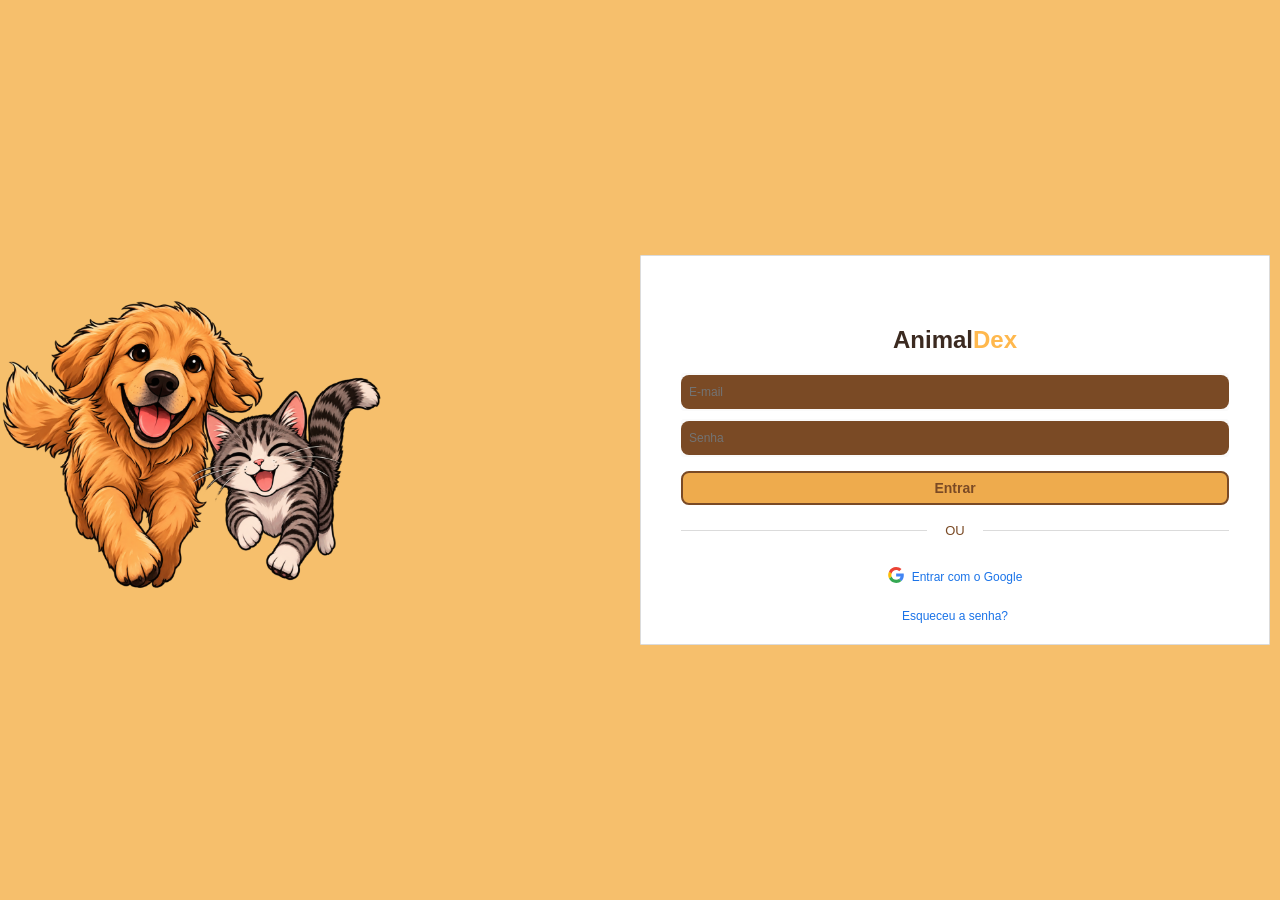
<file: index.html>
<!DOCTYPE html>
<html lang="en">
<head>
  <meta charset="UTF-8">
  <meta name="viewport" content="width=device-width, initial-scale=1.0">
  <title>Animal Dex - Login</title>
  <link rel="stylesheet" href="css/style.css">
</head>
<body>
  <main>
    <section>
      <img src="static/animais.png" alt="Animais" id="animais">
    </section>
    <section>
      <!-- From Uiverse.io by Galahhad --> 
<div class="container">
    <div class="content">
      <h1><strong style="color: #3B2A20;">Animal</strong><strong style="color: #FFB84D;">Dex</strong></h1>
      <form target="_blank" class="content__form" id="form">
        <div class="content__inputs">
          <label>
            <input required type="text">
            <span>E-mail</span>
          </label>
          <label>
            <input required type="password">
            <span>Senha</span>
          </label>
        </div>
        <button class="button-form">Entrar</button>
      </form>
      <div class="content__or-text">
        <span></span>
        <span>OU</span>
        <span></span>
      </div>
      <div class="content__forgot-buttons">
        <button>
          <span>
            <svg xmlns="http://www.w3.org/2000/svg" width="1em" height="1em" viewBox="-3 0 262 262" preserveAspectRatio="xMidYMid" aria-hidden="true" focusable="false"><path d="M255.878 133.451c0-10.734-.871-18.567-2.756-26.69H130.55v48.448h71.947c-1.45 12.04-9.283 30.172-26.69 42.356l-.244 1.622 38.755 30.023 2.685.268c24.659-22.774 38.875-56.282 38.875-96.027" fill="#4285F4" /><path d="M130.55 261.1c35.248 0 64.839-11.605 86.453-31.622l-41.196-31.913c-11.024 7.688-25.82 13.055-45.257 13.055-34.523 0-63.824-22.773-74.269-54.25l-1.531.13-40.298 31.187-.527 1.465C35.393 231.798 79.49 261.1 130.55 261.1" fill="#34A853" /><path d="M56.281 156.37c-2.756-8.123-4.351-16.827-4.351-25.82 0-8.994 1.595-17.697 4.206-25.82l-.073-1.73L15.26 71.312l-1.335.635C5.077 89.644 0 109.517 0 130.55s5.077 40.905 13.925 58.602l42.356-32.782" fill="#FBBC05" /><path d="M130.55 50.479c24.514 0 41.05 10.589 50.479 19.438l36.844-35.974C195.245 12.91 165.798 0 130.55 0 79.49 0 35.393 29.301 13.925 71.947l42.211 32.783c10.59-31.477 39.891-54.251 74.414-54.251" fill="#EB4335" /></svg>
          </span>
          <span>Entrar com o Google</span>
        </button>
        <button>Esqueceu a senha?</button>
      </div>
    </div>
  </div>
    </section>
  </main>
</body>
<script>
    document.getElementById("form").addEventListener("submit", function(event){
    window.location.href = 'main.html'
  });
</script>
</html>
</file>
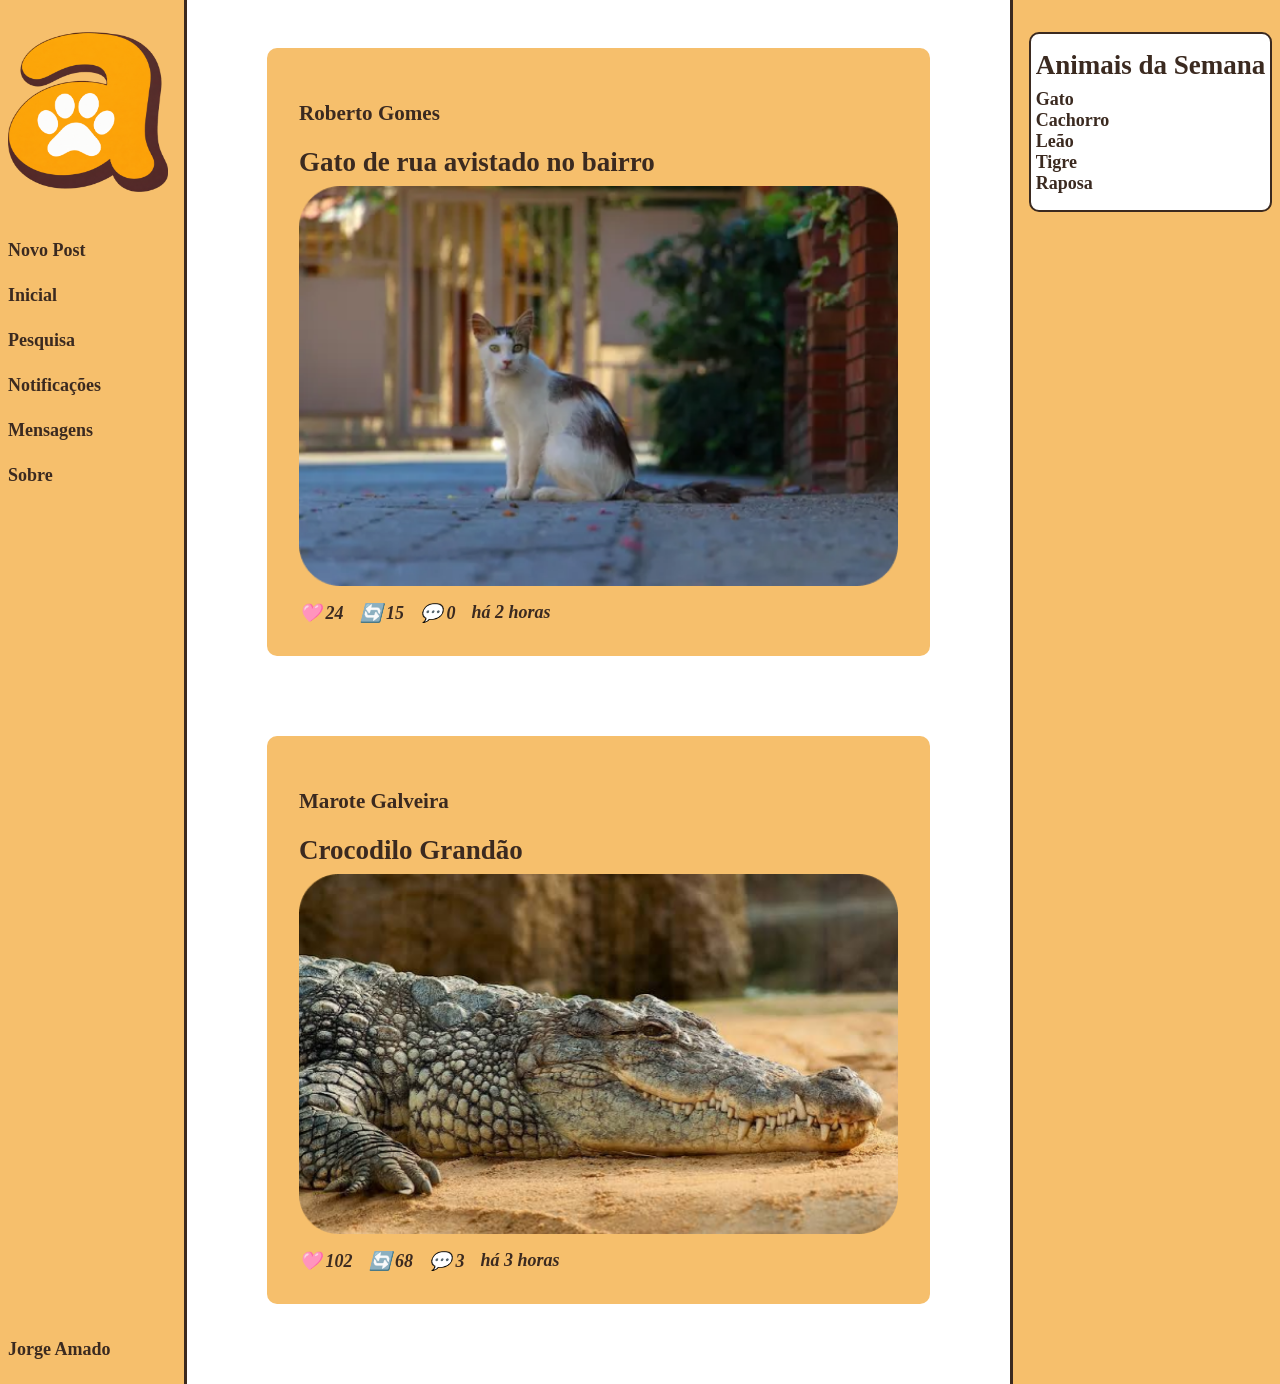
<file: main.html>
<!DOCTYPE html>
<html lang="en">
<head>
  <meta charset="UTF-8">
  <meta name="viewport" content="width=device-width, initial-scale=1.0">
  <title>Animal Dex - Página Principal</title>
  <link rel="stylesheet" href="css/styleMain.css">
</head>
<body>
  <main>
    <section id="Left">
        <img src="static/AnimalDexSemLogo.png" id="logo" alt="Logo">
        <ul>
          <li>Novo Post</li>
          <li>Inicial</li>
          <li>Pesquisa</li>
          <li>Notificações</li>
          <li>Mensagens</li>
          <li>Sobre</li>
          <li id="Usuario">Jorge Amado</li>
        </ul>
    </section>
    <section id="Main">
      <div class="containerPost">
          <h3>Roberto Gomes</h3>
          <h2>Gato de rua avistado no bairro</h2>
          <img src="static/gatinho.png" alt="" srcset="">
          <div class="actions">
            <i>🩷 24</i>
            <i>🔄 15</i>
            <i>💬 0</i>
            <i class="last">há 2 horas</i>
          </div>
      </div>
        <div class="containerPost">
          <h3>Marote Galveira</h3>
          <h2>Crocodilo Grandão</h2>
          <img src="static/crocodilo.png" alt="" srcset="">
          <div class="actions">
            <i>🩷 102</i>
            <i>🔄 68</i>
            <i>💬 3</i>
            <i class="last">há 3 horas</i>
          </div>
      </div>
    </section>
    <section id="Right">
      <div class="container">
      <h2>Animais da Semana</h2>
        <ol>
          <li>Gato</li>
          <li>Cachorro</li>
          <li>Leão</li>
          <li>Tigre</li>
          <li>Raposa</li>
        </ol>
      </div>
    </section>
  </main>
</body>
</html>
</file>
<file: css/style.css>
:root {
    --primary: #F6BF6C;
    --secondary: #D48300;
    --text: #7A4A25;
}

body {
    background-color: var(--primary);
    margin: 0 auto;
}

main {
    display: flex;
    flex-direction: row;
    align-items: center;
    min-height: 100vh;
}

.dots {
background-color: #F6BF6C;
opacity: 1;
background-image: radial-gradient(#D48300 20px, #F6BF6C 20px);
background-size: 80px 80px;
}

section{ 
    flex: 1;
}

section > div {
    margin-right: 10px;
}

#animais {
    width: 60%;
}

.lines {
    background-color: #F6BF6C;
    opacity: 0.8;
    background: repeating-linear-gradient( 45deg, #D48300, #D48300 5px, #F6BF6C 5px, #F6BF6C 25px );
}

/* From Uiverse.io by Galahhad */ 
.container {
  border-radius: 1px;
  padding: 50px 40px 20px 40px;
  box-sizing: border-box;
  font-family: sans-serif;
  color: #737373;
  border: 1px solid rgb(219, 219, 219);
  text-align: center;
  background: white;
}

.container svg {
  width: 16px;
  height: auto;
}

.content__form {
  display: flex;
  flex-direction: column;
  row-gap: 14px;
}

.content__inputs {
  display: flex;
  flex-direction: column;
  row-gap: 8px;
}

.content__form label {
  display: flex;
  align-items: center;
  position: relative;
  min-width: 268px;
  height: 38px;
  background: rgb(250, 250, 250);
  border-radius: 3px;
}


a button {
    display: flex;
      align-items: center;
  position: relative;
  background: rgb(250, 250, 250);
  border-radius: 3px;
}

.button-form{
    background-color: #EEAB4D;
    border: 2px solid #7A4A25;
}

.button-form{
  background: #EEAB4D;
  color: #7A4A25;
  border-color: var(--text);
  border-radius: 8px;
  font-weight: 700;
  font-size: 14px;
  padding: 7px 16px;
  cursor: pointer;
  width: 100%;
}

.content__form span {
  position: absolute;
  text-overflow: ellipsis;
  transform-origin: left;
  font-size: 12px;
  left: 8px;
  pointer-events: none;
  transition: transform ease-out .1s
}

.content__form input {
  width: 100%;
  background: inherit;
  border: 0;
  outline: none;
  padding: 9px 8px 7px 8px;
  text-overflow: ellipsis;
  font-size: 16px;
  vertical-align: middle;
  color: #fff;
  background-color: #7A4A25;
  border-radius: 8px;
}

.content__form input:valid+span {
  transform: scale(calc(10 / 12)) translateY(-10px);
}

.content__form input:valid {
  padding: 14px 0 2px 8px;
  font-size: 12px;
}

.content__or-text {
  display: flex;
  justify-content: space-between;
  align-items: center;
  text-transform: uppercase;
  font-size: 13px;
  column-gap: 18px;
  margin-top: 18px;
  color: #7A4A25;
}

.content__or-text span:nth-child(3),
.content__or-text span:nth-child(1) {
  color: #7A4A25;
  display: block;
  width: 100%;
  height: 1px;
  background-color: rgb(219, 219, 219);
}

.content__forgot-buttons {
  display: flex;
  flex-direction: column;
  margin-top: 28px;
  row-gap: 21px;
}

.content__forgot-buttons button {
  display: flex;
  justify-content: center;
  align-items: center;
  column-gap: 8px;
  background: none;
  border: none;
  cursor: pointer;
  font-size: 12px;
  color: #1A73E8;
}
</file>
<file: css/styleMain.css>
:root {
    --primary: #F6BF6C;
    --secondary: #D48300;
    --text: #3B2A20;
}

body {
    background-color: var(--primary);
    margin: 0 auto;
    font-size: large;
    font-weight: bold;
}

main {
    display: flex;
    flex-direction: row;
    align-items: stretch;
    min-height: 100vh;
}
#logo {
    height: 160px;
    width: 160px;
    margin: 2rem 0 3rem;
}
section{
    display: flex;
    flex-direction: column;
    margin: 0 0.5rem;
}

ul {
    flex-grow: 1;
    display: flex;
    flex-direction: column;
    list-style-type: none;
    padding: 0;
    margin: 0;
    gap: 1.5rem;
    align-items: flex-start;
    color: #3B2A20;

}
#Usuario {
    margin-top: auto;
    margin-bottom: 1.5rem;
}

.container {
    padding: 1rem 0.3rem;
    display: flex;
    flex-direction: column;
    color: #3B2A20;
    background-color: #fff;
    border: 2px solid var(--text);
    border-radius: 10px;
}


.containerPost {
    padding: 2rem;
    display: flex;
    flex-direction: column;
    color: #3B2A20;
    background-color: var(--primary);
    border-radius: 10px;
    margin-bottom: 5rem;
}

h2 {
    margin: 0;
    padding: 0;
    margin-bottom: 0.5rem;
}

ol {
    flex: 1;
    display: flex;
    flex-direction: column;
    list-style-type: none;
    padding: 0;
    margin: 0;
    align-items: flex-start;
    color: #3B2A20;
}

#Main {
    flex: 3;
    padding: 3rem 5rem 0px;
    border-left: 3px solid var(--text);
    border-right: 3px solid var(--text);
    background-color: #fff;
}

#Right {
    margin-top: 2rem;
    width: fit-content;
}

.actions {
    display: flex;
    gap: 1rem;
    justify-content: flex-start;
}

.containerPost img {
    margin-bottom: 1rem;
}

.last {
    margin-left: ;
}
</file>
